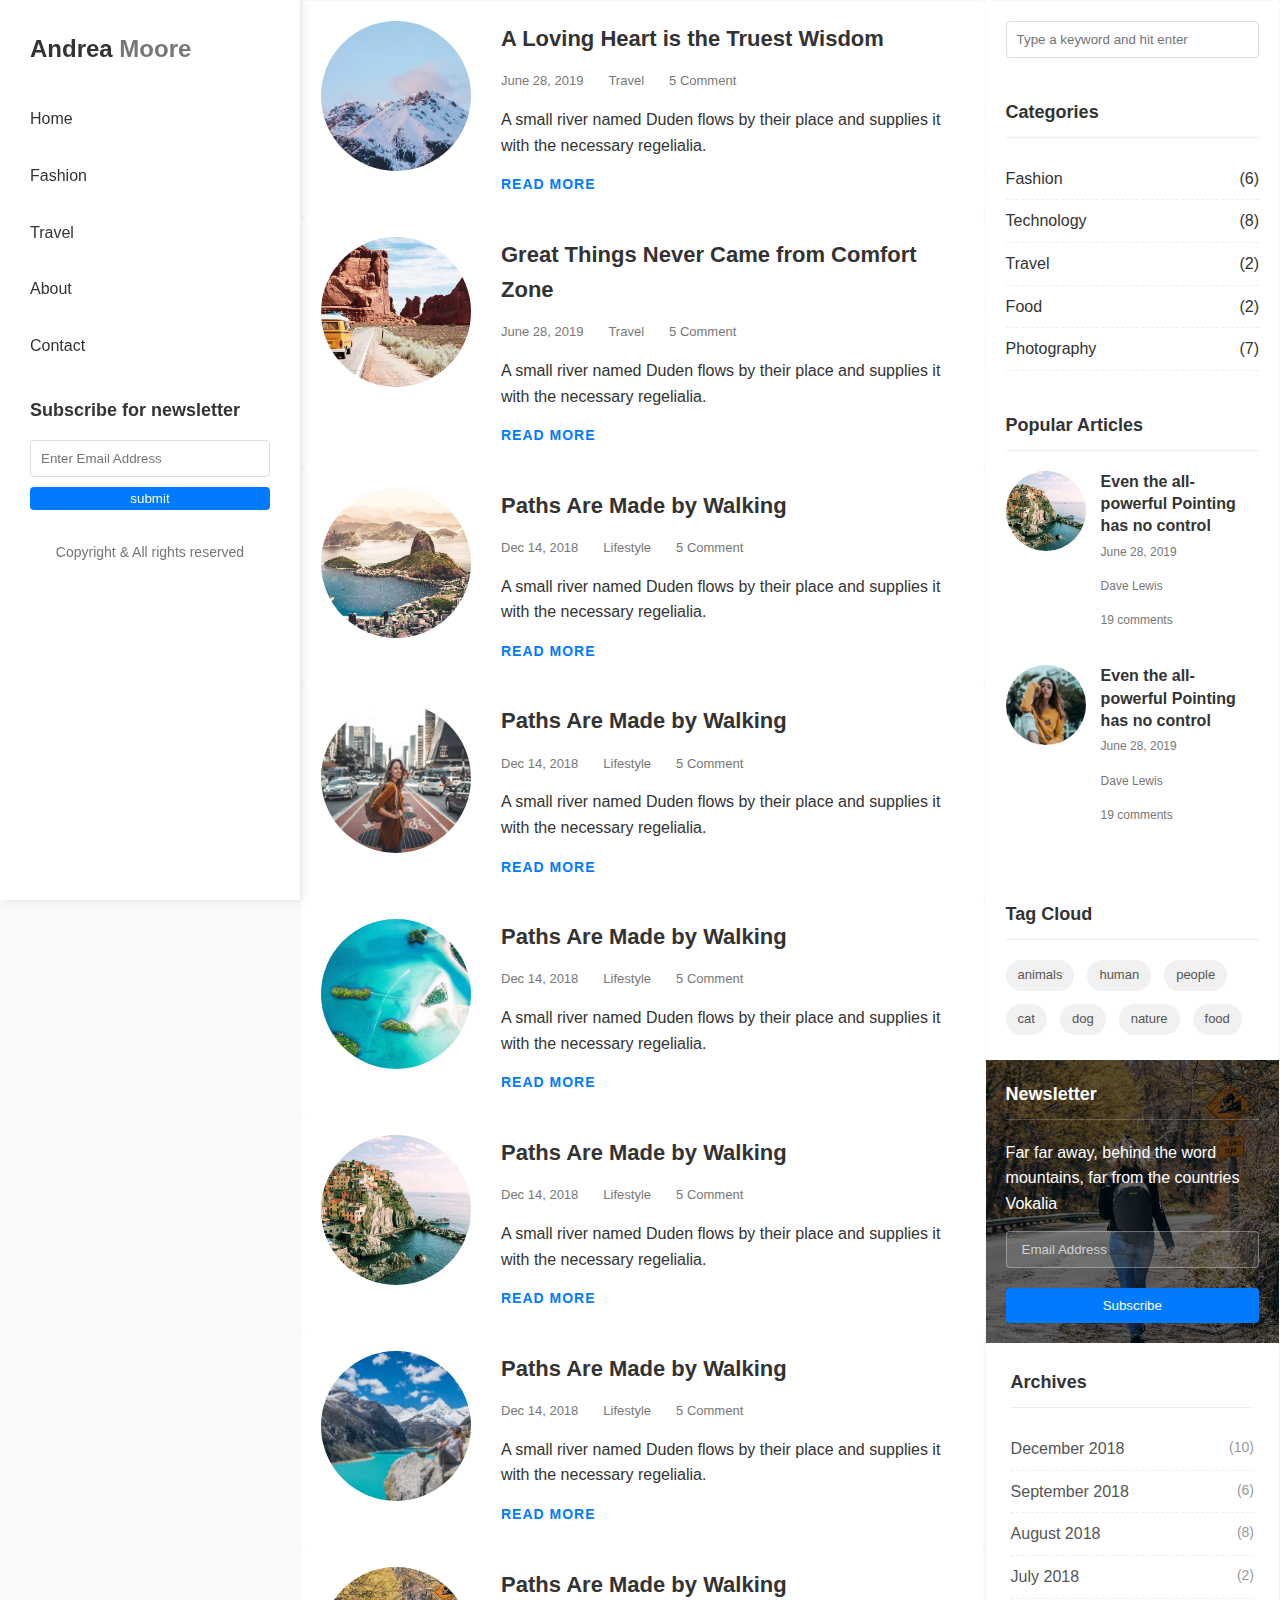
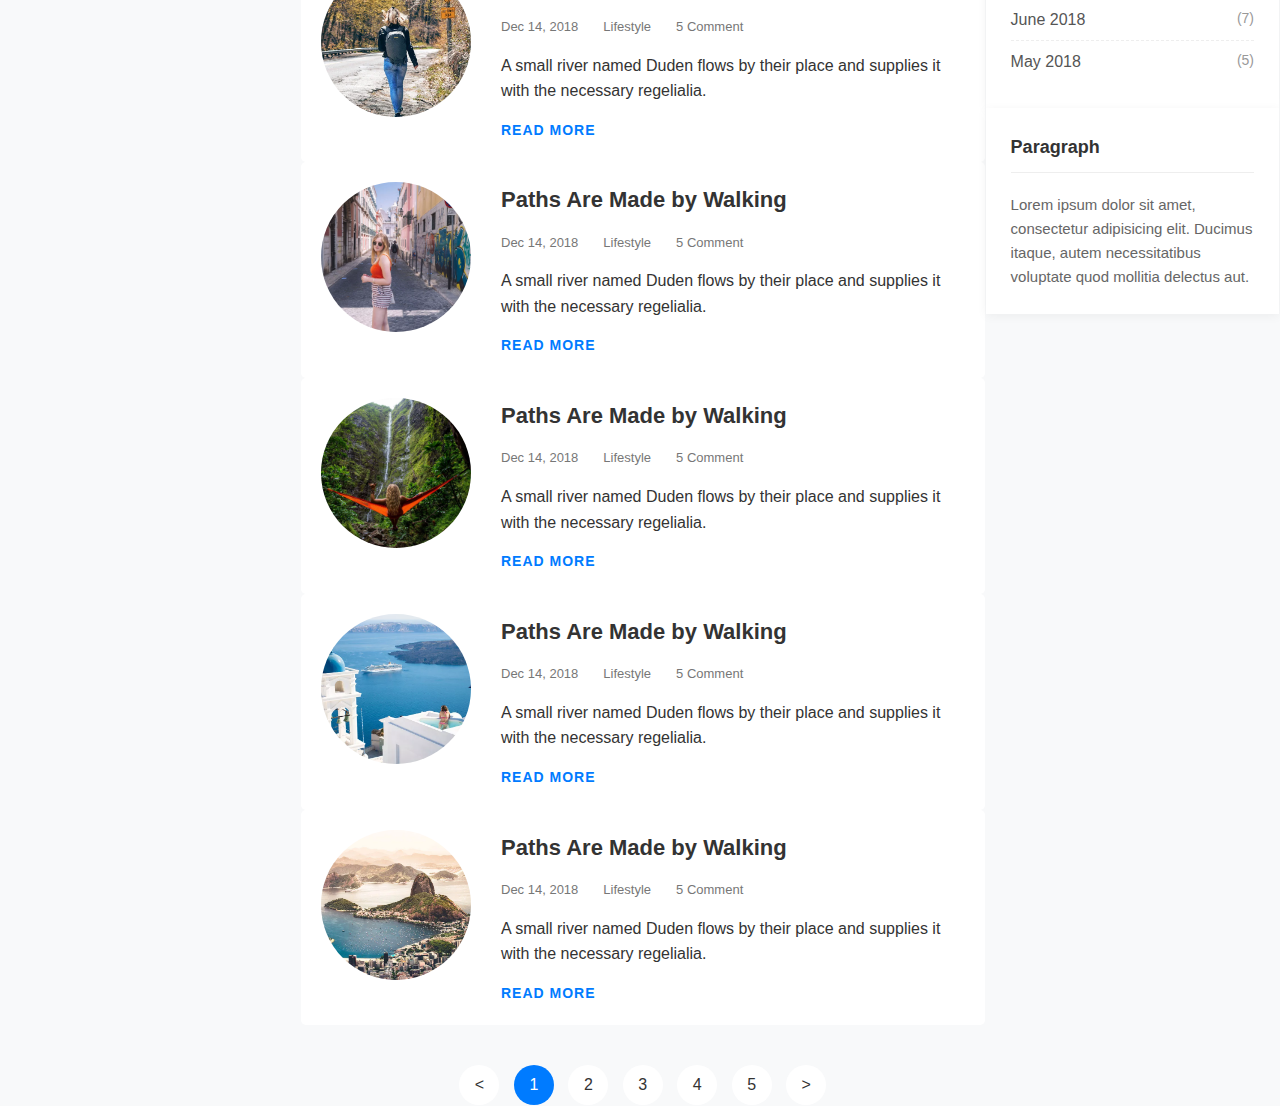
<file: index.html>
<!DOCTYPE html>
<html lang="en">
<head>
    <title>Andrea - Personal Blog</title>
    <meta charset="utf-8">
    <meta name="viewport" content="width=device-width, initial-scale=1">
    <link rel="stylesheet" href="style.css">
</head>
<body>
        <div class="page-container">
            <input type="checkbox" id="openSidebarMenu">
            <label for="openSidebarMenu" class="sidebarToggle">
                <div class="spinner top"></div>
                <div class="spinner middle"></div>
                <div class="spinner bottom"></div>
            </label>
            
            <aside class="sidebar">
                <h1 class="logo"><a href="index.html">Andrea <span>Moore</span></a></h1>
                <nav class="main-menu">
                    <ul>
                        <li class="active"><a href="index.html">Home</a></li>
                        <li><a href="fashion.html">Fashion</a></li>
                        <li><a href="travel.html">Travel</a></li>
                        <li><a href="about.html">About</a></li>
                        <li><a href="contact.html">Contact</a></li>
                    </ul>
                </nav>
    
                <div class="newsletter">
                    <h3>Subscribe for newsletter</h3>
                    <form class="subscribe-form">
                        <input type="text" class="form-input" placeholder="Enter Email Address">
                        <input type="submit" value="submit" class="submit-btn">
                    </form>
                </div>
                
                <p class="copyright">
                    Copyright & All rights reserved
                </p>
            </aside>
        <main class="main-content">
            <section class="blog-section">
                <div class="container">
                    <div class="row">
                        <div class="blog-posts">
                            <div class="post">
                                <a href="single.html"><img class="post-image" src="image\bg_1.jpg"></a>
                                <div class="post-content">
                                    <h3><a href="single.html">A Loving Heart is the Truest Wisdom</a></h3>
                                    <div class="post-meta">
                                        <span>June 28, 2019</span>
                                        <span><a href="single.html">Travel</a></span>
                                        <span>5 Comment</span>
                                    </div>
                                    <p>A small river named Duden flows by their place and supplies it with the necessary regelialia.</p>
                                    <a href="#" class="read-more">Read More</a>
                                </div>
                            </div>

                            <div class="post">
                                <a href="single.html" ><img class="post-image" src="image\image_1.jpg"></a>
                                <div class="post-content">
                                    <h3><a href="single.html">Great Things Never Came from Comfort Zone</a></h3>
                                    <div class="post-meta">
                                        <span>June 28, 2019</span>
                                        <span><a href="single.html">Travel</a></span>
                                        <span>5 Comment</span>
                                    </div>
                                    <p>A small river named Duden flows by their place and supplies it with the necessary regelialia.</p>
                                    <a href="#" class="read-more">Read More</a>
                                </div>
                            </div>

                            <div class="post">
                                <a href="single.html" ><img class="post-image" src="image\image_3.jpg"></a>
                                <div class="post-content">
                                    <h3><a href="single.html">Paths Are Made by Walking</a></h3>
                                    <div class="post-meta">
                                        <span>Dec 14, 2018</span>
                                        <span><a href="single.html">Lifestyle</a></span>
                                        <span>5 Comment</span>
                                    </div>
                                    <p>A small river named Duden flows by their place and supplies it with the necessary regelialia.</p>
                                    <a href="#" class="read-more">Read More</a>
                                </div>
                            </div>
                            <div class="post">
                                <a href="single.html" ><img class="post-image" src="image\image_4.jpg"></a>
                                <div class="post-content">
                                    <h3><a href="single.html">Paths Are Made by Walking</a></h3>
                                    <div class="post-meta">
                                        <span>Dec 14, 2018</span>
                                        <span><a href="single.html">Lifestyle</a></span>
                                        <span>5 Comment</span>
                                    </div>
                                    <p>A small river named Duden flows by their place and supplies it with the necessary regelialia.</p>
                                    <a href="#" class="read-more">Read More</a>
                                </div>
                            </div>
                            <div class="post">
                                <a href="single.html" ><img class="post-image" src="image\image_2.jpg"></a>
                                <div class="post-content">
                                    <h3><a href="single.html">Paths Are Made by Walking</a></h3>
                                    <div class="post-meta">
                                        <span>Dec 14, 2018</span>
                                        <span><a href="single.html">Lifestyle</a></span>
                                        <span>5 Comment</span>
                                    </div>
                                    <p>A small river named Duden flows by their place and supplies it with the necessary regelialia.</p>
                                    <a href="#" class="read-more">Read More</a>
                                </div>
                            </div>
                            <div class="post">
                                <a href="single.html" ><img class="post-image" src="image\image_5.jpg"></a>
                                <div class="post-content">
                                    <h3><a href="single.html">Paths Are Made by Walking</a></h3>
                                    <div class="post-meta">
                                        <span>Dec 14, 2018</span>
                                        <span><a href="single.html">Lifestyle</a></span>
                                        <span>5 Comment</span>
                                    </div>
                                    <p>A small river named Duden flows by their place and supplies it with the necessary regelialia.</p>
                                    <a href="#" class="read-more">Read More</a>
                                </div>
                            </div>
                            <div class="post">
                                <a href="single.html" ><img class="post-image" src="image\image_7.jpg"></a>
                                <div class="post-content">
                                    <h3><a href="single.html">Paths Are Made by Walking</a></h3>
                                    <div class="post-meta">
                                        <span>Dec 14, 2018</span>
                                        <span><a href="single.html">Lifestyle</a></span>
                                        <span>5 Comment</span>
                                    </div>
                                    <p>A small river named Duden flows by their place and supplies it with the necessary regelialia.</p>
                                    <a href="#" class="read-more">Read More</a>
                                </div>
                            </div>
                            <div class="post">
                                <a href="single.html" ><img class="post-image" src="image\image_8.jpg"></a>
                                <div class="post-content">
                                    <h3><a href="single.html">Paths Are Made by Walking</a></h3>
                                    <div class="post-meta">
                                        <span>Dec 14, 2018</span>
                                        <span><a href="single.html">Lifestyle</a></span>
                                        <span>5 Comment</span>
                                    </div>
                                    <p>A small river named Duden flows by their place and supplies it with the necessary regelialia.</p>
                                    <a href="#" class="read-more">Read More</a>
                                </div>
                            </div>
                            <div class="post">
                                <a href="single.html" ><img class="post-image" src="image\image_9.jpg"></a>
                                <div class="post-content">
                                    <h3><a href="single.html">Paths Are Made by Walking</a></h3>
                                    <div class="post-meta">
                                        <span>Dec 14, 2018</span>
                                        <span><a href="single.html">Lifestyle</a></span>
                                        <span>5 Comment</span>
                                    </div>
                                    <p>A small river named Duden flows by their place and supplies it with the necessary regelialia.</p>
                                    <a href="#" class="read-more">Read More</a>
                                </div>
                            </div>
                            <div class="post">
                                <a href="single.html" ><img class="post-image" src="image\image_10.jpg"></a>
                                <div class="post-content">
                                    <h3><a href="single.html">Paths Are Made by Walking</a></h3>
                                    <div class="post-meta">
                                        <span>Dec 14, 2018</span>
                                        <span><a href="single.html">Lifestyle</a></span>
                                        <span>5 Comment</span>
                                    </div>
                                    <p>A small river named Duden flows by their place and supplies it with the necessary regelialia.</p>
                                    <a href="#" class="read-more">Read More</a>
                                </div>
                            </div>
                            <div class="post">
                                <a href="single.html" ><img class="post-image" src="image\image_11.jpg"></a>
                                <div class="post-content">
                                    <h3><a href="single.html">Paths Are Made by Walking</a></h3>
                                    <div class="post-meta">
                                        <span>Dec 14, 2018</span>
                                        <span><a href="single.html">Lifestyle</a></span>
                                        <span>5 Comment</span>
                                    </div>
                                    <p>A small river named Duden flows by their place and supplies it with the necessary regelialia.</p>
                                    <a href="#" class="read-more">Read More</a>
                                </div>
                            </div>
                            <div class="post">
                                <a href="single.html" ><img class="post-image" src="image\image_3.jpg"></a>
                                <div class="post-content">
                                    <h3><a href="single.html">Paths Are Made by Walking</a></h3>
                                    <div class="post-meta">
                                        <span>Dec 14, 2018</span>
                                        <span><a href="single.html">Lifestyle</a></span>
                                        <span>5 Comment</span>
                                    </div>
                                    <p>A small river named Duden flows by their place and supplies it with the necessary regelialia.</p>
                                    <a href="#" class="read-more">Read More</a>
                                </div>
                            </div>
                            <div class="pagination">
                                <ul>
                                    <li><a href="#">&lt;</a></li>
                                    <li class="active"><span>1</span></li>
                                    <li><a href="#">2</a></li>
                                    <li><a href="#">3</a></li>
                                    <li><a href="#">4</a></li>
                                    <li><a href="#">5</a></li>
                                    <li><a href="#">&gt;</a></li>
                                </ul>
                            </div>
                        </div>

                        <div class="sidebar-widgets">
                            <div class="widget search-widget">
                                <form class="search-form">
                                    <input type="text" class="form-input" placeholder="Type a keyword and hit enter">
                                </form>
                            </div>

                            <div class="widget categories-widget">
                                <h3 class="widget-title">Categories</h3>
                                <ul class="categories-list">
                                    <li><a href="#">Fashion <span>(6)</span></a></li>
                                    <li><a href="#">Technology <span>(8)</span></a></li>
                                    <li><a href="#">Travel <span>(2)</span></a></li>
                                    <li><a href="#">Food <span>(2)</span></a></li>
                                    <li><a href="#">Photography <span>(7)</span></a></li>
                                </ul>
                            </div>

                            <div class="widget popular-posts">
                                <h3 class="widget-title">Popular Articles</h3>
                                <div class="popular-post">
                                    <a class="post-thumb"><img class="post-image" src="image\image_5.jpg"></a>
                                    <div class="post-info">
                                        <h4><a href="#">Even the all-powerful Pointing has no control</a></h4>
                                        <div class="post-meta">
                                            <span>June 28, 2019</span>
                                            <span>Dave Lewis</span>
                                            <span>19 comments</span>
                                        </div>
                                    </div>
                                </div>
                                <div class="popular-post">
                                    <a class="post-thumb" ><img class="post-image" src="image\image_6.jpg"></a>
                                    <div class="post-info">
                                        <h4><a href="#">Even the all-powerful Pointing has no control</a></h4>
                                        <div class="post-meta">
                                            <span>June 28, 2019</span>
                                            <span>Dave Lewis</span>
                                            <span>19 comments</span>
                                        </div>
                                    </div>
                                </div>
                            </div>

                            <div class="widget tag-cloud">
                                <h3 class="widget-title">Tag Cloud</h3>
                                <div class="tags">
                                    <a href="#" class="tag">animals</a>
                                    <a href="#" class="tag">human</a>
                                    <a href="#" class="tag">people</a>
                                    <a href="#" class="tag">cat</a>
                                    <a href="#" class="tag">dog</a>
                                    <a href="#" class="tag">nature</a>
                                    <a href="#" class="tag">food</a>
                                </div>
                            </div>

                            <div class="widget newsletter-widget">
                                <h3 class="widget-title">Newsletter</h3>
                                <p>Far far away, behind the word mountains, far from the countries Vokalia</p>
                                <form class="newsletter-form">
                                    <input type="text" class="form-input" placeholder="Email Address">
                                    <input type="submit" value="Subscribe" class="submit-btn">
                                </form>
                            </div>
                            <div class="sidebar-box ftco-animate">
                                <h3 class="sidebar-heading">Archives</h3>
                              <ul class="categories">
                                  <li><a href="#">December 2018 <span>(10)</span></a></li>
                                <li><a href="#">September 2018 <span>(6)</span></a></li>
                                <li><a href="#">August 2018 <span>(8)</span></a></li>
                                <li><a href="#">July 2018 <span>(2)</span></a></li>
                                <li><a href="#">June 2018 <span>(7)</span></a></li>
                                <li><a href="#">May 2018 <span>(5)</span></a></li>
                              </ul>
                            </div>
            
            
                            <div class="sidebar-box ftco-animate">
                              <h3 class="sidebar-heading">Paragraph</h3>
                              <p>Lorem ipsum dolor sit amet, consectetur adipisicing elit. Ducimus itaque, autem necessitatibus voluptate quod mollitia delectus aut.</p>
                            </div>
                          </div>
                            </div>
                        </div>
                        </div>
                    </div>
                </div>
               
            </section>
        </main>
    </div>
</html>
</file>
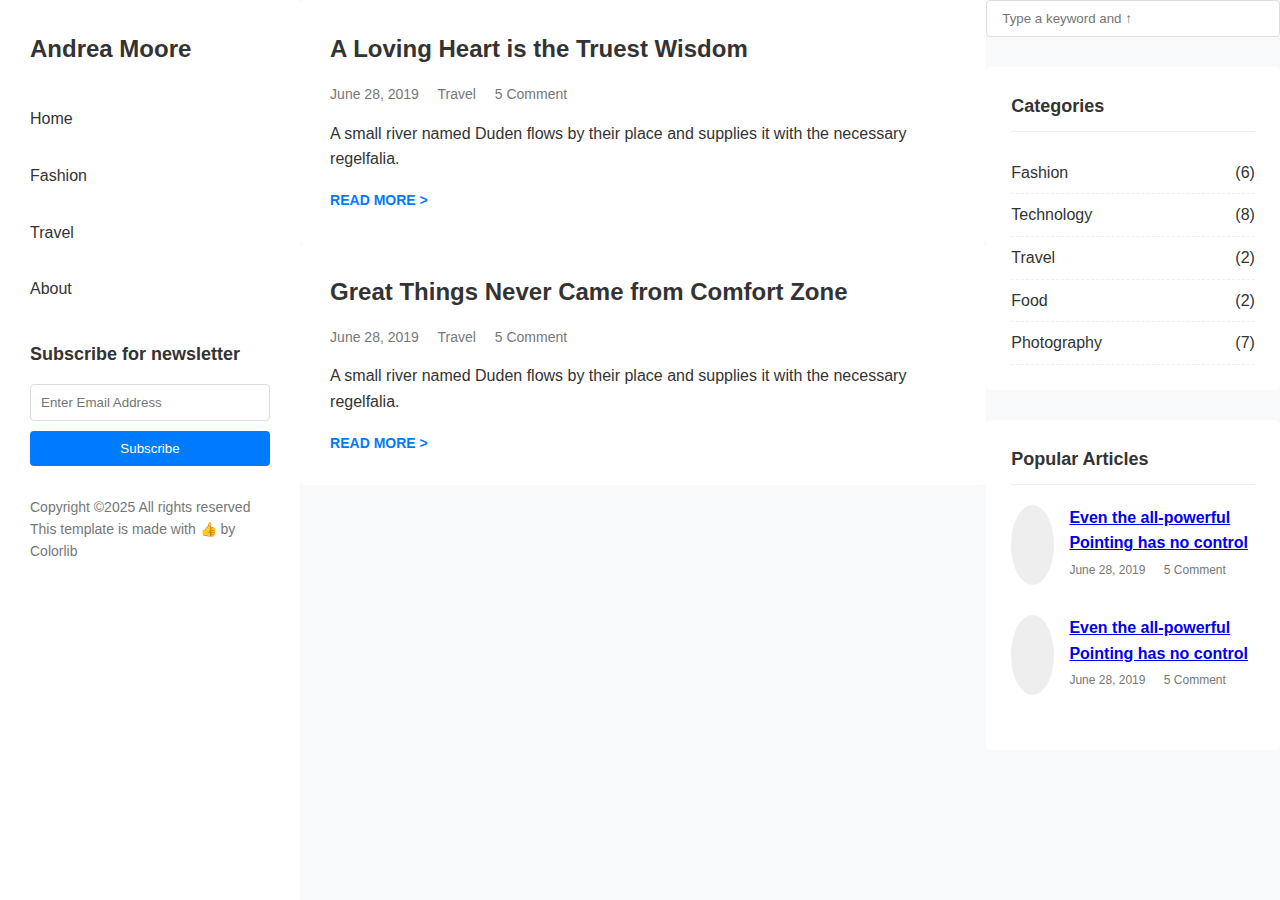
<file: task.html>
<!DOCTYPE html>
<html lang="en">
<head>
    <meta charset="UTF-8">
    <meta name="viewport" content="width=device-width, initial-scale=1.0">
    <title>Andrea Moore - Blog</title>
    <style>
        * {
            margin: 0;
            padding: 0;
            box-sizing: border-box;
            font-family: 'Arial', sans-serif;
        }

        body {
            background-color: #f8f9fa;
            color: #333;
            line-height: 1.6;
        }

        .page-container {
            display: flex;
            min-height: 100vh;
        }

        .sidebar {
            width: 300px;
            background: #fff;
            padding: 30px;
            position: fixed;
            height: 100%;
        }

        .logo {
            font-size: 24px;
            margin-bottom: 30px;
            font-weight: bold;
        }

        .main-menu li {
            margin-bottom: 15px;
            list-style: none;
        }

        .main-menu a {
            display: block;
            padding: 8px 0;
            color: #333;
            text-decoration: none;
        }

        .newsletter {
            margin: 30px 0;
        }

        .newsletter h3 {
            font-size: 18px;
            margin-bottom: 15px;
        }

        .form-input {
            width: 100%;
            padding: 10px;
            border: 1px solid #ddd;
            border-radius: 4px;
            margin-bottom: 10px;
        }

        .submit-btn {
            width: 100%;
            padding: 10px;
            background: #007bff;
            color: #fff;
            border: none;
            border-radius: 4px;
            cursor: pointer;
        }

        .copyright {
            font-size: 14px;
            color: #777;
            margin-top: 30px;
        }

        .main-content {
            flex: 1;
            margin-left: 300px;
            padding: 0.1px;
        }

        .post {
            background: #fff;
            /* margin-bottom: 40px; */
            padding: 30px;
            border-radius: 5px;
        }

        .post h2 {
            font-size: 24px;
            margin-bottom: 15px;
        }

        .post-meta {
            color: #777;
            font-size: 14px;
            margin-bottom: 15px;
        }

        .post-meta span {
            margin-right: 15px;
        }

        .post-content {
            margin-bottom: 15px;
        }

        .read-more {
            color: #007bff;
            font-weight: bold;
            text-decoration: none;
            text-transform: uppercase;
            font-size: 14px;
        }

        .sidebar-widgets {
            width: 30%;
            float: right;
            padding-left: 0.3px;
        }

        .widget {
            background: #fff;
            padding: 25px;
            margin-bottom: 30px;
            border-radius: 5px;
        }

        .widget-title {
            font-size: 18px;
            margin-bottom: 20px;
            padding-bottom: 10px;
            border-bottom: 1px solid #eee;
        }

        .search-box {
            position: relative;
            margin-bottom: 30px;
        }

        .search-box input {
            width: 100%;
            padding: 10px 15px;
            border: 1px solid #ddd;
            border-radius: 4px;
        }

        .categories-list li {
            padding: 8px 0;
            border-bottom: 1px dashed #eee;
            list-style: none;
        }

        .categories-list a {
            display: flex;
            justify-content: space-between;
            color: #333;
            text-decoration: none;
        }

        .popular-post {
            display: flex;
            margin-bottom: 20px;
        }

        .post-thumb {
            width: 80px;
            height: 80px;
            background: #eee;
            border-radius: 50%;
            margin-right: 15px;
        }

        .post-info h4 {
            font-size: 16px;
            margin-bottom: 5px;
        }

        .post-info .post-meta {
            font-size: 12px;
            color: #777;
        }

        .row {
            display: flex;
        }

        .blog-posts {
            width: 70%;
        }

        @media (max-width: 768px) {
            .sidebar {
                position: static;
                width: 100%;
                height: auto;
            }
            
            .main-content {
                margin-left: 0;
                padding: 20px;
            }
            
            .row {
                flex-direction: column;
            }
            
            .blog-posts, 
            .sidebar-widgets {
                width: 100%;
                padding: 0;
            }
        }
    </style>
</head>
<body>
    <div class="page-container">
        <div class="sidebar">
            <div class="logo">Andrea Moore</div>
            
            <ul class="main-menu">
                <li><a href="#">Home</a></li>
                <li><a href="#">Fashion</a></li>
                <li><a href="#">Travel</a></li>
                <li><a href="#">About</a></li>
            </ul>
            
            <div class="newsletter">
                <h3>Subscribe for newsletter</h3>
                <input type="text" class="form-input" placeholder="Enter Email Address">
                <button type="submit" class="submit-btn">Subscribe</button>
            </div>
            
            <div class="copyright">
                <p>Copyright ©2025 All rights reserved</p>
                <p>This template is made with 👍 by Colorlib</p>
            </div>
        </div>
        
        <div class="main-content">
            <div class="row">
                <div class="blog-posts">
                    <article class="post">
                        <h2>A Loving Heart is the Truest Wisdom</h2>
                        <div class="post-meta">
                            <span>June 28, 2019</span>
                            <span>Travel</span>
                            <span>5 Comment</span>
                        </div>
                        <div class="post-content">
                            <p>A small river named Duden flows by their place and supplies it with the necessary regelfalia.</p>
                        </div>
                        <a href="#" class="read-more">Read More &gt;</a>
                    </article>
                    
                    <article class="post">
                        <h2>Great Things Never Came from Comfort Zone</h2>
                        <div class="post-meta">
                            <span>June 28, 2019</span>
                            <span>Travel</span>
                            <span>5 Comment</span>
                        </div>
                        <div class="post-content">
                            <p>A small river named Duden flows by their place and supplies it with the necessary regelfalia.</p>
                        </div>
                        <a href="#" class="read-more">Read More &gt;</a>
                    </article>
                </div>
                
                <div class="sidebar-widgets">
                    <div class="search-box">
                        <input type="text" placeholder="Type a keyword and ↑">
                    </div>
                    
                    <div class="widget">
                        <h3 class="widget-title">Categories</h3>
                        <ul class="categories-list">
                            <li><a href="#">Fashion <span>(6)</span></a></li>
                            <li><a href="#">Technology <span>(8)</span></a></li>
                            <li><a href="#">Travel <span>(2)</span></a></li>
                            <li><a href="#">Food <span>(2)</span></a></li>
                            <li><a href="#">Photography <span>(7)</span></a></li>
                        </ul>
                    </div>
                    
                    <div class="widget">
                        <h3 class="widget-title">Popular Articles</h3>
                        <div class="popular-post">
                            <div class="post-thumb"></div>
                            <div class="post-info">
                                <h4><a href="#">Even the all-powerful Pointing has no control</a></h4>
                                <div class="post-meta">
                                    <span>June 28, 2019</span>
                                    <span>5 Comment</span>
                                </div>
                            </div>
                        </div>
                        <div class="popular-post">
                            <div class="post-thumb"></div>
                            <div class="post-info">
                                <h4><a href="#">Even the all-powerful Pointing has no control</a></h4>
                                <div class="post-meta">
                                    <span>June 28, 2019</span>
                                    <span>5 Comment</span>
                                </div>
                            </div>
                        </div>
                    </div>
                </div>
            </div>
        </div>
    </div>
</body>
</html>
</file>
<file: style.css>
/* Reset and Base Styles */
 * {
    margin: 0;
    padding: 0;
    box-sizing: border-box;
    font-family: 'Arial', sans-serif;
}

body {
    background-color: #f8f9fa;
    color: #333;
    line-height: 1.6;
}

a {
    text-decoration: none;
    color: #333;
}

ul {
    list-style: none;
}

img {
    max-width: 100%;
    border-radius: 50%;
    object-fit: cover;
}

/* Toggle Button Styles */
#openSidebarMenu {
    display: none;
}

.sidebarToggle {
    display: none; 
    cursor: pointer;
    position: fixed;
    top: 25px;
    left: 25px;
    width: 30px;
    height: 24px;
    z-index: 1001;
    background: transparent;
    border: none;
}

.spinner {
    position: absolute;
    height: 3px;
    width: 100%;
    background: #333;
    border-radius: 3px;
    transition: all 0.3s ease;
    left: 0;
}

.spinner.top {
    top: 0;
}

.spinner.middle {
    top: 50%;
    transform: translateY(-50%);
}

.spinner.bottom {
    bottom: 0;
}

.main-content {
    flex: 1;
    margin-left: 290px;
    padding: 1px;
    background-color: #f8f9fa;
}
  /* Layout */
  .page-container {
    display: flex;
    min-height: 100vh;
}

.sidebar {
    width: 300px;
    background: #fff;
    padding: 30px;
    box-shadow: 2px 0 10px rgba(0,0,0,0.1);
    position: fixed;
    height: 100%;
    overflow-y: auto;
}
/* Sidebar Styles */
 .logo {
    font-size: 24px;
    margin-bottom: 30px;
    
}

.logo span {
    color: #777;
}

.main-menu li {
    margin-bottom: 15px;
}

.main-menu a {
    display: block;
    padding: 8px 0;
    transition: all 0.3s ease;
}

.main-menu a:hover {
    color: #007bff;
}
.main-menu .active a::after {
    color: #007bff;
    font-weight: bold;
}
.newsletter {
    margin: 30px 0;
}

.newsletter h3 {
    font-size: 18px;
    margin-bottom: 15px;
}

.form-input {
    width: 100%;
    padding: 10px;
    border: 1px solid #ddd;
    border-radius: 4px;
}

.copyright {
    font-size: 14px;
    color: #777;
    text-align: center;
    margin-top: 30px;
}


.blog-posts {
    width: 70%;
    float: left;
    padding-right: 0;
}

.sidebar-widgets {
    width: 30%;
    float: right;
} 

.post {
background: #fff;
margin-bottom:0;
border-radius: 5px;
overflow: hidden;
/* box-shadow: 0 2px 10px rgba(0,0,0,0.05); */
display: flex;
align-items: flex-start; 
padding: 20px;
}

.post-image {
width: 150px; 
height: 150px;
margin-right: 30px; 
background-size: cover;
background-position: center;
border-radius: 50%;
flex-shrink: 0;
object-fit: cover; 
}
.post-content {
flex: 1;
padding: 0; 
}

.post-content h3 {
font-size: 22px;
margin-bottom: 15px;
color: #333;
}

.post-meta {
color: #777;
font-size: 14px;
margin-bottom: 15px;
display: flex;
flex-wrap: wrap;
gap: 15px;
}

.post-meta span {
display: inline-block;
}

.post-meta a {
color: #777;
transition: color 0.3s;
}

.post-meta a:hover {
color: #007bff;
}

.read-more {
display: inline-block;
color: #007bff;
font-weight: bold;
margin-top: 15px;
text-transform: uppercase;
font-size: 14px;
letter-spacing: 1px;
}
/* Widget Styles */
.widget {
    background: #fff;
    padding: 20px;
    /* margin-bottom: 30px; */
    /* border-radius: 5px; */
    /* box-shadow: 0 2px 10px rgba(0,0,0,0.05); */
}

.widget-title {
    font-size: 18px;
    margin-bottom: 20px;
    padding-bottom: 10px;
    border-bottom: 1px solid #eee;
}

.categories-list li {
    padding: 8px 0;
    border-bottom: 1px dashed #eee;
}

.categories-list a {
    display: flex;
    justify-content: space-between;
}

.popular-post {
    display: flex;
    margin-bottom: 20px;
}

.post-thumb {
    display: block;
    width: 80px;
    height: 80px;
    background-size: cover;
    background-position: center;
    margin-right: 15px;
    border-radius: 5px; 
}

.post-info h4 {
    font-size: 16px;
    margin-bottom: 5px;
}

.post-info .post-meta {
    font-size: 12px;
}

.tags {
    display: flex;
    flex-wrap: wrap;
}

.tag {
    display: inline-block;
    padding: 5px 10px;
    background: #f1f1f1;
    border-radius: 3px;
    margin: 0 5px 5px 0;
    font-size: 14px;
}

.submit-btn {
    width: 100%;
    padding:4px;
    background: #007bff;
    color: #fff;
    border: none;
    border-radius: 4px;
    cursor: pointer;
    margin-top: 10px;
}

/* Pagination */
.pagination {
    text-align: center;
    margin-top: 40px;
}

.pagination ul {
    display: inline-block;
}

.pagination li {
    display: inline-block;
    margin: 0 5px;
}

.pagination a, .pagination span {
    display: inline-block;
    width: 40px;
    height: 40px;
    line-height: 40px;
    text-align: center;
    border-radius: 50%;
}

.pagination a {
    background: #fff;
}

.pagination .active span {
    background: #007bff;
    color: #fff;
}

/* Clearfix */
.row:after {
    content: "";
    display: table;
    clear: both;
}
/* footer  */
/* Popular Posts Widget */
.widget.popular-posts {
margin-bottom: 0.2px;
}

.popular-post {
display: flex;
margin-bottom: 20px;
align-items: flex-start;
}

.post-thumb {
display: block;
margin-right: 15px;
flex-shrink: 0;
}

.post-thumb .post-image {
width: 80px;
height: 80px;
object-fit: cover;
border-radius: 50%;
}

.post-info {
flex: 1;
}

.post-info h4 {
font-size: 16px;
margin-bottom: 5px;
line-height: 1.4;
}

.post-info h4 a {
color: #333;
transition: color 0.3s;
}

.post-info h4 a:hover {
color: #007bff;
}

.post-meta {
font-size: 13px;
color: #777;
}

.post-meta span {
display: inline-block;
margin-right: 10px;
}

/* Tag Cloud Widget */
.widget.tag-cloud {
margin-bottom: 0.2px;
}

.tags {
display: flex;
flex-wrap: wrap;
gap: 8px;
}

.tag {
display: inline-block;
padding: 5px 12px;
background: #f1f1f1;
border-radius: 20px;
font-size: 13px;
color: #555;
transition: all 0.3s;
}

.tag:hover {
background: #007bff;
color: #fff;
}

/* Newsletter Widget with Background Image */
.widget.newsletter-widget {
margin-bottom: 0.1px;
background-image: url(image/image_8.jpg);
background-size: cover;
background-position: center;
color: white;
position: relative;
}

.widget.newsletter-widget::before {
content: '';
position: absolute;
top: 0;
left: 0;
right: 0;
bottom: 0;
background: rgba(0, 0, 0, 0.6);

}

.widget.newsletter-widget > * {
position: relative;
z-index: 1;
}

.widget.newsletter-widget .widget-title {
color: white;
border-bottom-color: rgba(255, 255, 255, 0.2);
}

.newsletter-form {
margin-top: 15px;
}

.newsletter-widget .form-input {
width: 100%;
padding: 10px 15px;
border: 1px solid rgba(255, 255, 255, 0.3);
border-radius: 4px;
margin-bottom: 10px;
background: rgba(255, 255, 255, 0.1);
color: white;
}

.newsletter-widget .form-input::placeholder {
color: rgba(255, 255, 255, 0.7);
}

.newsletter-widget .submit-btn {
width: 100%;
padding: 10px;
background: #007bff;
color: #fff;
border: none;
border-radius: 4px;
cursor: pointer;
transition:  0.3s;
}

.newsletter-widget .submit-btn:hover {
background: #0056b3;
}

/* Archives Widget */
.widget.archives-widget {
margin-bottom: 30px;
}

.archives-list li {
padding: 8px 0;
border-bottom: 1px dashed #eee;
}

.archives-list a {
display: flex;
justify-content: space-between;
color: #555;
transition: color 0.3s;
}

.archives-list a:hover {
color: #007bff;
}

.archives-list a span {
color: #999;
}

/* Text Widget */
.widget.text-widget {
margin-bottom: 30px;
}

.text-widget p {
color: #666;
font-size: 15px;
line-height: 1.6;
}
/* sidebar  */
/* Archives Widget */
.sidebar-box {
background: #fff;
padding: 25px;
margin-bottom: 0.1px;
box-shadow: 0 2px 10px rgba(0,0,0,0.05);
}

.sidebar-heading {
font-size: 18px;
margin-bottom: 20px;
padding-bottom: 10px;
border-bottom: 1px solid #eee;
color: #333;
}

.categories {
list-style: none;
}

.categories li {
padding: 8px 0;
border-bottom: 1px dashed #eee;
}

.categories li:last-child {
border-bottom: none;
}

.categories a {
display: flex;
justify-content: space-between;
color: #555;
text-decoration: none;
transition: color 0.3s ease;
}

.categories a:hover {
color: #007bff;
}

.categories span {
color: #999;
font-size: 14px;
}

/* Paragraph Widget */
.sidebar-box p {
color: #666;
font-size: 15px;
line-height: 1.6;
margin-bottom: 0;
}
/* Mobile styles (480px and below) */
@media (width: 480px) {
    .sidebarToggle {
        display: block; 
    }

    .sidebar {
        position: fixed;
        width: 250px;
        height: 100vh;
        left: -250px;
        top: 0;
        padding: 70px 20px 20px;
        transition: all 0.3s ease;
        z-index: 1000;
        overflow-y: auto;
        box-shadow: 2px 0 10px rgba(0,0,0,0.1);
        background: #fff;
    }

    #openSidebarMenu:checked ~ .sidebar {
        left: 0;
    }

    #openSidebarMenu:checked ~ .sidebarToggle .top {
        transform: rotate(45deg) translate(5px, 6px);
        top: 50%;
    }

    #openSidebarMenu:checked ~ .sidebarToggle .middle {
        opacity: 0;
    }

    #openSidebarMenu:checked ~ .sidebarToggle .bottom {
        transform: rotate(-45deg) translate(5px, -6px);
        bottom: 50%;
    }

    #openSidebarMenu:checked ~ .main-content::before {
        content: '';
        position: fixed;
        top: 0;
        left: 0;
        right: 0;
        bottom: 0;
        background: rgba(0,0,0,0.5);
        z-index: 999;
        pointer-events: auto;
        cursor: pointer;
    }
   
    .page-container {
        flex-direction: row;
    }
    
    /* Adjust main content */
    .main-content {
        margin-left: 0;
        transition: margin-left 0.3s ease;
        position: relative;
    }

    /* Make logo smaller on mobile */
    .logo {
        font-size: 20px;
        margin-bottom: 20px;
        padding-top: 10px;
        text-align: left;
    }

    /* Adjust menu items */
    .main-menu li {
        margin-bottom: 10px;
    }

    .main-menu a {
        padding: 8px 0;
        display: block;
    }
    
    .blog-posts,
    .sidebar-widgets {
        width: 100%;
        float: none;
        padding-right: 0;
    }
    
    .post {
        flex-direction: column;
        padding: 15px;
        align-items: center; 
    }
    
    .post-image {
        width: 150px; 
        height: 150px;
        background-size: cover;
        background-position: center;
        border-radius: 50%;
        flex-shrink: 0;
        object-fit: cover;
        margin: 0 auto; 
    }
    .post-thumb .post-image {
        border-radius: 5px; 
    }
}

@media (max-width: 768px) {
    .sidebarToggle {
        display: block; 
    }

    .sidebar {
        position: fixed;
        width: 250px;
        height: 100vh;
        left: -250px;
        top: 0;
        padding: 70px 20px 20px;
        transition: all 0.3s ease;
        z-index: 1000;
        overflow-y: auto;
        box-shadow: 2px 0 10px rgba(0,0,0,0.1);
        background: #fff;
    }

    #openSidebarMenu:checked ~ .sidebar {
        left: 0;
    }

    #openSidebarMenu:checked ~ .sidebarToggle .top {
        transform: rotate(45deg) translate(5px, 6px);
        top: 50%;
    }

    #openSidebarMenu:checked ~ .sidebarToggle .middle {
        opacity: 0;
    }

    #openSidebarMenu:checked ~ .sidebarToggle .bottom {
        transform: rotate(-45deg) translate(5px, -6px);
        bottom: 50%;
    }

    #openSidebarMenu:checked ~ .main-content::before {
        content: '';
        position: fixed;
        top: 0;
        left: 0;
        right: 0;
        bottom: 0;
        background: rgba(0,0,0,0.5);
        z-index: 999;
        pointer-events: auto;
        cursor: pointer;
    }

    .page-container {
        flex-direction: row;
    }

    .main-content {
        margin-left: 0;
        transition: margin-left 0.3s ease;
        position: relative;
    }

    .logo {
        font-size: 20px;
        margin-bottom: 20px;
        padding-top: 10px;
        text-align: left;
    }

    .main-menu li {
        margin-bottom: 10px;
    }

    .main-menu a {
        padding: 8px 0;
        display: block;
    }

    .blog-posts,
    .sidebar-widgets {
        width: 100%;
        float: none;
        padding-right: 0;
    }

    .post {
        display: flex;
        flex-direction: row; 
        padding: 15px;
        align-items: flex-start; 
        gap: 20px; 
    }
    
    .post-image {
        width: 150px; 
        height: 150px;
        background-size: cover;
        border-radius: 50%;
        flex-shrink: 0;
        object-fit: cover;
        margin: 0; 
    }
    .post-thumb .post-image {
        border-radius: 5px; 
    }
}

/* Large Desktop Styles (1280px and above) */
@media (min-width: 1279px) {
    .sidebar {
        width: 300px;
    }
    
    .main-content {
        margin-left: 300px;
    }
    
    .blog-posts {
        width: 70%;
        padding-right: 1px;
    }
    
    .sidebar-widgets {
        width: 30%;
    }
    
    .post-image {
        width: 150px;
        height: 150px;
    }
}
</file>
